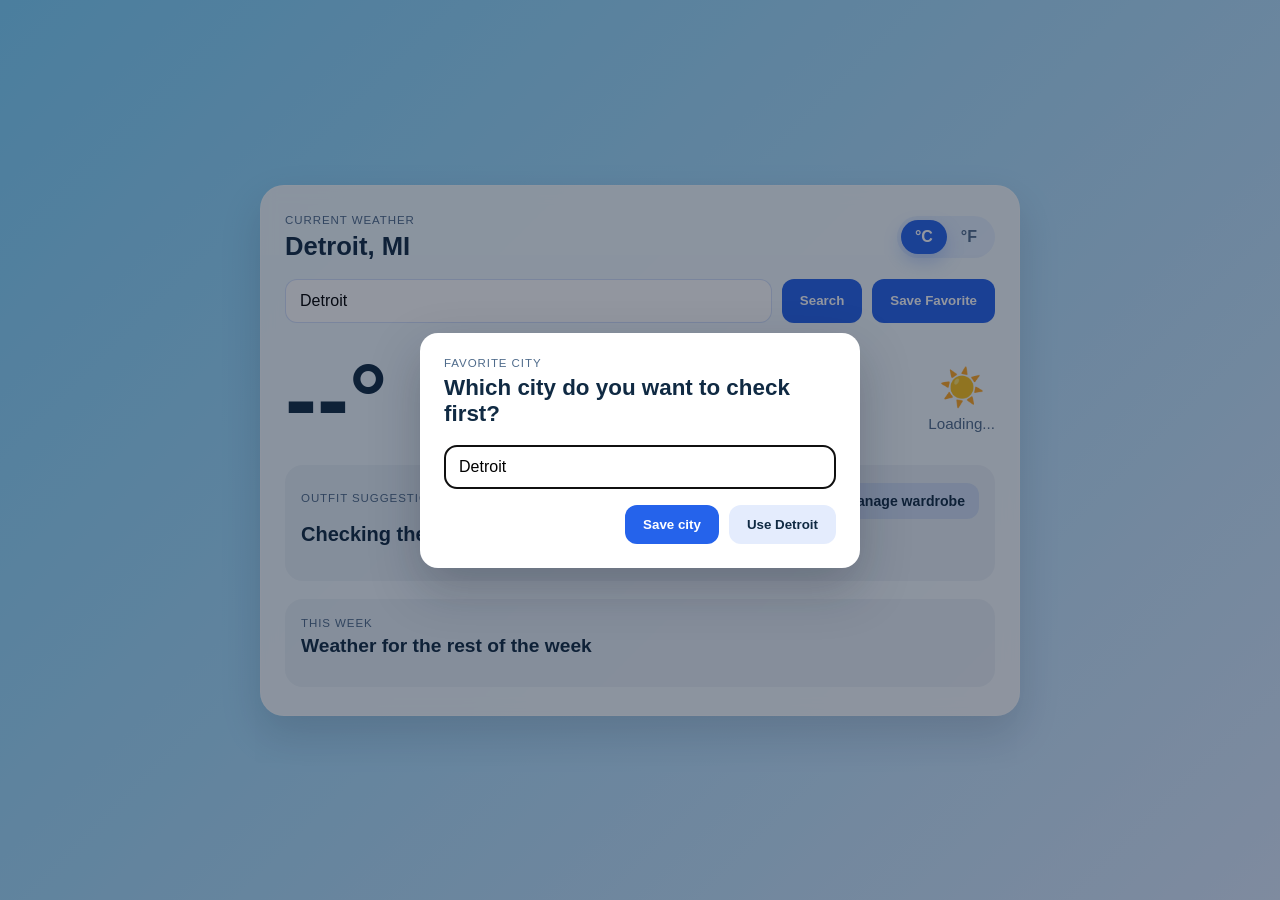
<file: index.html>
<!DOCTYPE html>
<html lang="en">
  <head>
    <meta charset="UTF-8" />
    <meta name="viewport" content="width=device-width, initial-scale=1.0" />
    <title>Daily Outfit Weather</title>
    <link rel="stylesheet" href="styles.css" />
  </head>
  <body>
    <div id="favorite-modal" class="favorite-modal hidden" aria-live="polite">
      <div class="favorite-modal-card">
        <p class="label">Favorite city</p>
        <h2>Which city do you want to check first?</h2>
        <form id="favorite-form">
          <label class="sr-only" for="favorite-city-input">Favorite city</label>
          <input id="favorite-city-input" type="text" value="Detroit" placeholder="Enter your favorite city" />
          <div class="favorite-modal-actions">
            <button type="submit" class="primary-btn">Save city</button>
            <button type="button" id="favorite-cancel" class="secondary-btn">Use Detroit</button>
          </div>
        </form>
      </div>
    </div>

    <main class="app">
      <section class="weather-card">
        <header class="topbar">
          <div>
            <p class="label">Current weather</p>
            <h1 id="city-name">Detroit, MI</h1>
          </div>
          <div class="unit-toggle" aria-label="Temperature unit toggle">
            <button class="unit-btn active" data-unit="c">°C</button>
            <button class="unit-btn" data-unit="f">°F</button>
          </div>
        </header>

        <div class="search-box">
          <label class="sr-only" for="city-search">Search city</label>
          <input id="city-search" type="text" value="Detroit" placeholder="Enter city name" />
          <button id="search-btn" type="button">Search</button>
          <button id="favorite-btn" type="button" class="favorite-btn">Save Favorite</button>
        </div>

        <div class="temp-row">
          <div id="temperature" class="temperature">--°</div>
          <div class="condition-wrap">
            <div id="condition-icon" class="condition-icon" aria-hidden="true">☀️</div>
            <div id="condition" class="condition">Loading...</div>
          </div>
        </div>

        <div class="outfit-box">
          <div class="outfit-box-header">
            <p class="label">Outfit suggestion</p>
            <a href="wardrobe.html" class="secondary-btn small-btn">Manage wardrobe</a>
          </div>
          <h2 id="outfit">Checking the forecast...</h2>
          <div id="outfit-gallery" class="outfit-gallery" aria-live="polite"></div>
        </div>

        <section class="forecast-panel" aria-labelledby="week-forecast-heading">
          <div class="section-header">
            <p class="label">This week</p>
            <h3 id="week-forecast-heading">Weather for the rest of the week</h3>
          </div>
          <div id="week-forecast" class="week-forecast" aria-live="polite"></div>
        </section>
      </section>
    </main>

    <script src="script.js"></script>
  </body>
</html>
</file>
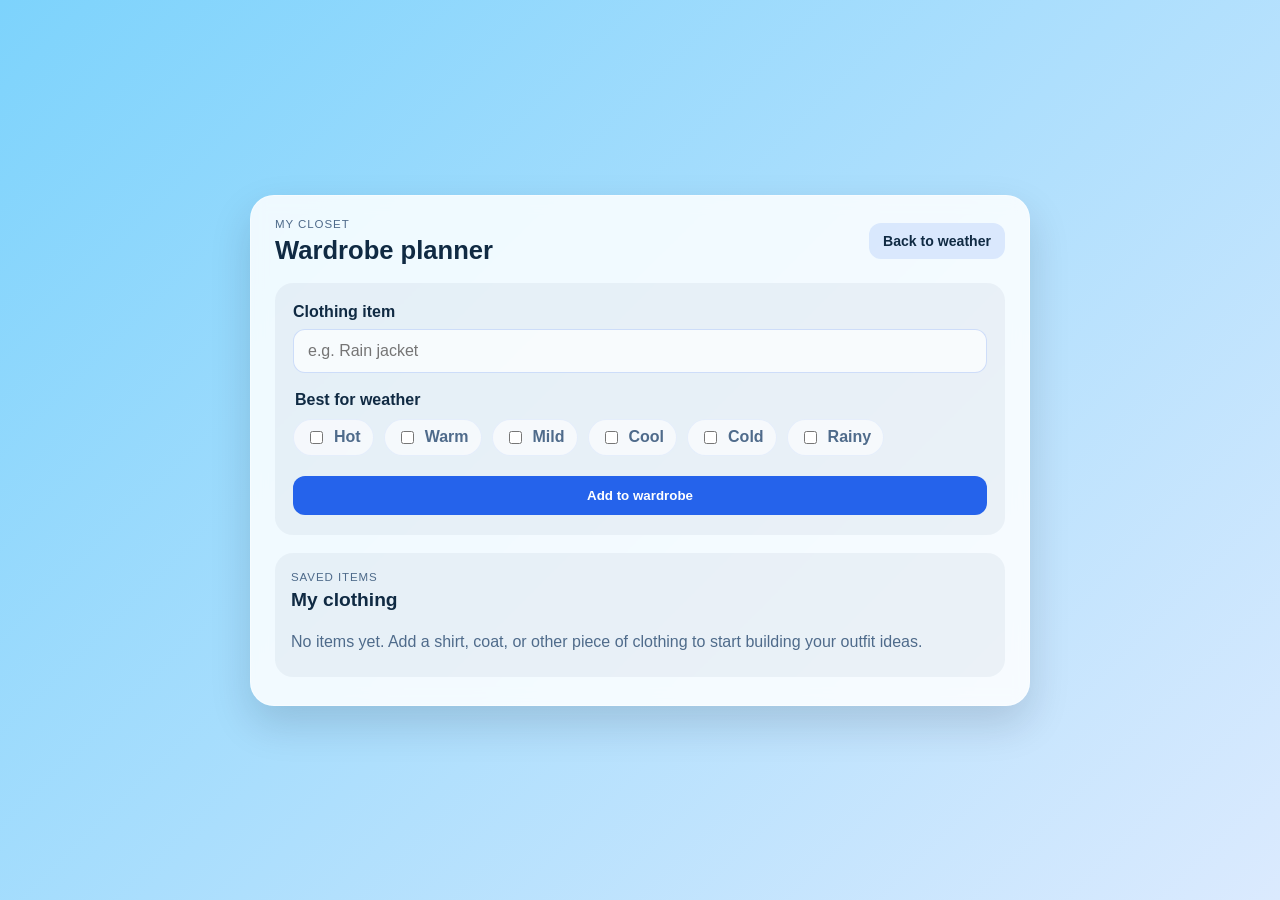
<file: wardrobe.html>
<!DOCTYPE html>
<html lang="en">
  <head>
    <meta charset="UTF-8" />
    <meta name="viewport" content="width=device-width, initial-scale=1.0" />
    <title>Wardrobe Planner</title>
    <link rel="stylesheet" href="styles.css" />
  </head>
  <body>
    <main class="app wardrobe-page">
      <section class="weather-card wardrobe-card">
        <header class="topbar wardrobe-topbar">
          <div>
            <p class="label">My closet</p>
            <h1>Wardrobe planner</h1>
          </div>
          <a href="index.html" class="secondary-btn small-btn">Back to weather</a>
        </header>

        <form id="wardrobe-form" class="wardrobe-form">
          <div class="field-group">
            <label for="wardrobe-name">Clothing item</label>
            <input id="wardrobe-name" name="wardrobe-name" type="text" placeholder="e.g. Rain jacket" />
          </div>

          <fieldset class="tag-group">
            <legend>Best for weather</legend>
            <div class="tag-options">
              <label><input type="checkbox" name="weather-tag" value="hot" /> Hot</label>
              <label><input type="checkbox" name="weather-tag" value="warm" /> Warm</label>
              <label><input type="checkbox" name="weather-tag" value="mild" /> Mild</label>
              <label><input type="checkbox" name="weather-tag" value="cool" /> Cool</label>
              <label><input type="checkbox" name="weather-tag" value="cold" /> Cold</label>
              <label><input type="checkbox" name="weather-tag" value="rainy" /> Rainy</label>
            </div>
          </fieldset>

          <button class="primary-btn submit-btn" type="submit">Add to wardrobe</button>
        </form>

        <section class="wardrobe-list-panel">
          <div class="section-header wardrobe-header">
            <p class="label">Saved items</p>
            <h3>My clothing</h3>
          </div>
          <div id="wardrobe-list" class="wardrobe-list" aria-live="polite"></div>
        </section>
      </section>
    </main>

    <script src="script.js"></script>
  </body>
</html>
</file>
<file: styles.css>
:root {
  --bg-top: #7dd3fc;
  --bg-bottom: #dbeafe;
  --card-bg: rgba(255, 255, 255, 0.85);
  --text: #102a43;
  --muted: #4f6b8b;
  --primary: #2563eb;
  --shadow: rgba(15, 23, 42, 0.15);
  --panel-bg: rgba(148, 163, 184, 0.12);
}

* {
  box-sizing: border-box;
}

body {
  margin: 0;
  min-height: 100vh;
  display: grid;
  place-items: center;
  font-family: Arial, Helvetica, sans-serif;
  background: linear-gradient(135deg, var(--bg-top), var(--bg-bottom));
  color: var(--text);
}

.app {
  width: min(90vw, 760px);
  padding: 32px 0;
}

.weather-card {
  background: var(--card-bg);
  border: 1px solid rgba(255, 255, 255, 0.4);
  border-radius: 24px;
  padding: 28px 24px;
  box-shadow: 0 18px 40px var(--shadow);
  backdrop-filter: blur(8px);
}

.topbar {
  display: flex;
  justify-content: space-between;
  align-items: center;
  gap: 16px;
}

.search-box {
  display: flex;
  gap: 10px;
  margin: 18px 0 6px;
}

.search-box input {
  flex: 1;
  border: 1px solid rgba(37, 99, 235, 0.2);
  border-radius: 12px;
  padding: 12px 14px;
  font-size: 1rem;
  outline: none;
}

.search-box button {
  border: none;
  border-radius: 12px;
  background: var(--primary);
  color: white;
  font-weight: 700;
  padding: 12px 18px;
  cursor: pointer;
}

.primary-btn,
.secondary-btn,
.favorite-btn {
  border: none;
  border-radius: 12px;
  font-weight: 700;
  padding: 12px 18px;
  cursor: pointer;
}

.small-btn {
  display: inline-flex;
  align-items: center;
  justify-content: center;
  text-decoration: none;
  font-size: 0.88rem;
  padding: 10px 14px;
}

.primary-btn,
.favorite-btn {
  background: var(--primary);
  color: white;
}

.secondary-btn {
  background: rgba(37, 99, 235, 0.12);
  color: var(--text);
}

.favorite-btn {
  border: 1px solid rgba(37, 99, 235, 0.2);
}

.favorite-modal {
  position: fixed;
  inset: 0;
  background: rgba(15, 23, 42, 0.45);
  display: grid;
  place-items: center;
  padding: 20px;
  z-index: 20;
}

.favorite-modal.hidden {
  display: none;
}

.favorite-modal-card {
  width: min(90vw, 440px);
  background: white;
  border-radius: 18px;
  box-shadow: 0 20px 50px rgba(15, 23, 42, 0.25);
  padding: 24px;
}

.favorite-modal-card h2 {
  margin: 0 0 18px;
  font-size: 1.4rem;
}

.favorite-modal-card input {
  width: 100%;
  border: 1px solid rgba(37, 99, 235, 0.2);
  border-radius: 12px;
  padding: 12px 14px;
  font-size: 1rem;
  margin-bottom: 16px;
}

.favorite-modal-actions {
  display: flex;
  gap: 10px;
  justify-content: flex-end;
}

.sr-only {
  position: absolute;
  width: 1px;
  height: 1px;
  padding: 0;
  margin: -1px;
  overflow: hidden;
  clip: rect(0, 0, 0, 0);
  white-space: nowrap;
  border: 0;
}

.label {
  margin: 0 0 6px;
  text-transform: uppercase;
  letter-spacing: 0.08em;
  font-size: 0.72rem;
  color: var(--muted);
}

h1 {
  margin: 0;
  font-size: clamp(1.5rem, 2vw, 2rem);
}

h3 {
  margin: 0;
  font-size: 1.2rem;
}

.unit-toggle {
  display: inline-flex;
  background: rgba(37, 99, 235, 0.08);
  border-radius: 999px;
  padding: 4px;
}

.unit-btn {
  border: none;
  background: transparent;
  color: var(--muted);
  font-weight: 700;
  font-size: 1rem;
  padding: 8px 14px;
  border-radius: 999px;
  cursor: pointer;
  transition: all 0.2s ease;
}

.unit-btn.active {
  background: var(--primary);
  color: white;
  box-shadow: 0 8px 18px rgba(37, 99, 235, 0.25);
}

.temp-row {
  display: flex;
  align-items: center;
  justify-content: space-between;
  gap: 16px;
  padding: 22px 0 18px;
}

.temperature {
  font-size: clamp(3.5rem, 8vw, 6rem);
  font-weight: 800;
  line-height: 1;
}

.condition-wrap {
  display: flex;
  flex-direction: column;
  align-items: center;
  text-align: center;
}

.condition-icon {
  font-size: 2.3rem;
}

.condition {
  margin-top: 6px;
  font-size: 0.95rem;
  color: var(--muted);
}

.outfit-box,
.forecast-panel {
  background: var(--panel-bg);
  border-radius: 18px;
  padding: 18px 16px;
}

.outfit-box {
  margin-bottom: 18px;
}

.outfit-box-header {
  display: flex;
  justify-content: space-between;
  align-items: center;
  gap: 12px;
}

.outfit-box h2 {
  margin: 0;
  font-size: 1.25rem;
  line-height: 1.5;
}

.outfit-gallery {
  display: grid;
  grid-template-columns: repeat(3, minmax(100px, 1fr));
  gap: 12px;
  margin-top: 14px;
}

.clothing-card {
  background: rgba(255, 255, 255, 0.6);
  border-radius: 14px;
  border: 1px solid rgba(37, 99, 235, 0.08);
  display: flex;
  flex-direction: column;
  align-items: center;
  justify-content: center;
  min-height: 140px;
  padding: 12px 10px;
}

.clothing-icon {
  font-size: 3rem;
  line-height: 1;
  margin-bottom: 8px;
}

.clothing-caption {
  display: flex;
  flex-direction: column;
  align-items: center;
  gap: 6px;
  padding: 0;
  font-size: 0.85rem;
  font-weight: 700;
  color: var(--text);
  text-align: center;
}

.owned-label {
  display: inline-flex;
  align-items: center;
  justify-content: center;
  padding: 3px 8px;
  border-radius: 999px;
  background: rgba(37, 99, 235, 0.12);
  color: var(--primary);
  font-size: 0.7rem;
  letter-spacing: 0.04em;
  text-transform: uppercase;
}

.section-header {
  margin-bottom: 12px;
}

.week-forecast {
  display: grid;
  grid-template-columns: repeat(auto-fit, minmax(108px, 1fr));
  gap: 12px;
}

.forecast-card {
  background: rgba(255, 255, 255, 0.6);
  border: 1px solid rgba(37, 99, 235, 0.08);
  border-radius: 14px;
  text-align: center;
  padding: 12px 8px;
}

.forecast-day {
  margin: 0 0 8px;
  font-weight: 700;
  color: var(--muted);
}

.forecast-icon {
  font-size: 2rem;
  margin-bottom: 6px;
}

.forecast-condition {
  margin: 0 0 6px;
  font-size: 0.8rem;
  color: var(--muted);
}

.forecast-temp {
  margin: 0;
  font-weight: 700;
}

.forecast-empty {
  color: var(--muted);
  padding: 8px 0;
}

.wardrobe-page {
  width: min(92vw, 780px);
}

.wardrobe-card {
  padding-top: 22px;
}

.wardrobe-topbar {
  margin-bottom: 18px;
}

.wardrobe-form {
  background: var(--panel-bg);
  border-radius: 18px;
  padding: 20px 18px;
  margin-bottom: 18px;
}

.field-group {
  display: flex;
  flex-direction: column;
  gap: 8px;
  margin-bottom: 18px;
}

.field-group label,
.tag-group legend {
  font-weight: 700;
  color: var(--text);
}

.field-group input {
  border: 1px solid rgba(37, 99, 235, 0.2);
  background: rgba(255, 255, 255, 0.7);
  border-radius: 12px;
  padding: 12px 14px;
  font-size: 1rem;
}

.tag-group {
  border: none;
  padding: 0;
  margin: 0 0 20px;
}

.tag-options {
  display: flex;
  flex-wrap: wrap;
  gap: 10px;
  margin-top: 10px;
}

.tag-options label {
  display: inline-flex;
  align-items: center;
  gap: 8px;
  padding: 8px 12px;
  background: rgba(255, 255, 255, 0.6);
  border: 1px solid rgba(37, 99, 235, 0.08);
  border-radius: 999px;
  font-weight: 700;
  color: var(--muted);
}

.tag-options input {
  accent-color: var(--primary);
}

.submit-btn {
  width: 100%;
}

.wardrobe-list-panel {
  background: var(--panel-bg);
  border-radius: 18px;
  padding: 18px 16px;
}

.wardrobe-header {
  margin-bottom: 14px;
}

.wardrobe-list {
  display: grid;
  gap: 12px;
}

.wardrobe-item {
  display: flex;
  justify-content: space-between;
  align-items: center;
  gap: 12px;
  background: rgba(255, 255, 255, 0.6);
  border: 1px solid rgba(37, 99, 235, 0.08);
  border-radius: 14px;
  padding: 12px 14px;
}

.wardrobe-item-main {
  display: flex;
  align-items: center;
  gap: 12px;
}

.wardrobe-item-icon {
  width: 52px;
  height: 52px;
  display: grid;
  place-items: center;
  background: rgba(59, 130, 246, 0.1);
  border-radius: 14px;
  font-size: 2rem;
}

.wardrobe-item h3 {
  margin: 0 0 6px;
  font-size: 1.05rem;
}

.tag-list {
  display: flex;
  flex-wrap: wrap;
  gap: 6px;
}

.weather-tag {
  display: inline-flex;
  align-items: center;
  justify-content: center;
  padding: 5px 8px;
  border-radius: 999px;
  font-size: 0.7rem;
  text-transform: uppercase;
  letter-spacing: 0.04em;
  font-weight: 700;
  background: rgba(37, 99, 235, 0.12);
  color: var(--text);
}

.weather-tag.hot { background: rgba(251, 146, 60, 0.18); }
.weather-tag.warm { background: rgba(250, 204, 21, 0.2); }
.weather-tag.mild { background: rgba(52, 211, 153, 0.18); }
.weather-tag.cool { background: rgba(96, 165, 250, 0.2); }
.weather-tag.cold { background: rgba(59, 130, 246, 0.18); }
.weather-tag.rainy { background: rgba(14, 165, 233, 0.18); }

.delete-item {
  border: none;
  background: rgba(239, 68, 68, 0.12);
  color: #991b1b;
  border-radius: 10px;
  padding: 9px 12px;
  font-weight: 700;
  cursor: pointer;
}

.empty-state {
  color: var(--muted);
  padding: 8px 0;
}

@media (max-width: 500px) {
  .weather-card {
    padding: 22px 18px;
  }

  .topbar,
  .temp-row {
    align-items: flex-start;
    flex-direction: column;
  }

  .condition-wrap {
    align-items: flex-start;
    text-align: left;
  }

  .outfit-gallery {
    grid-template-columns: 1fr;
  }
}
</file>
